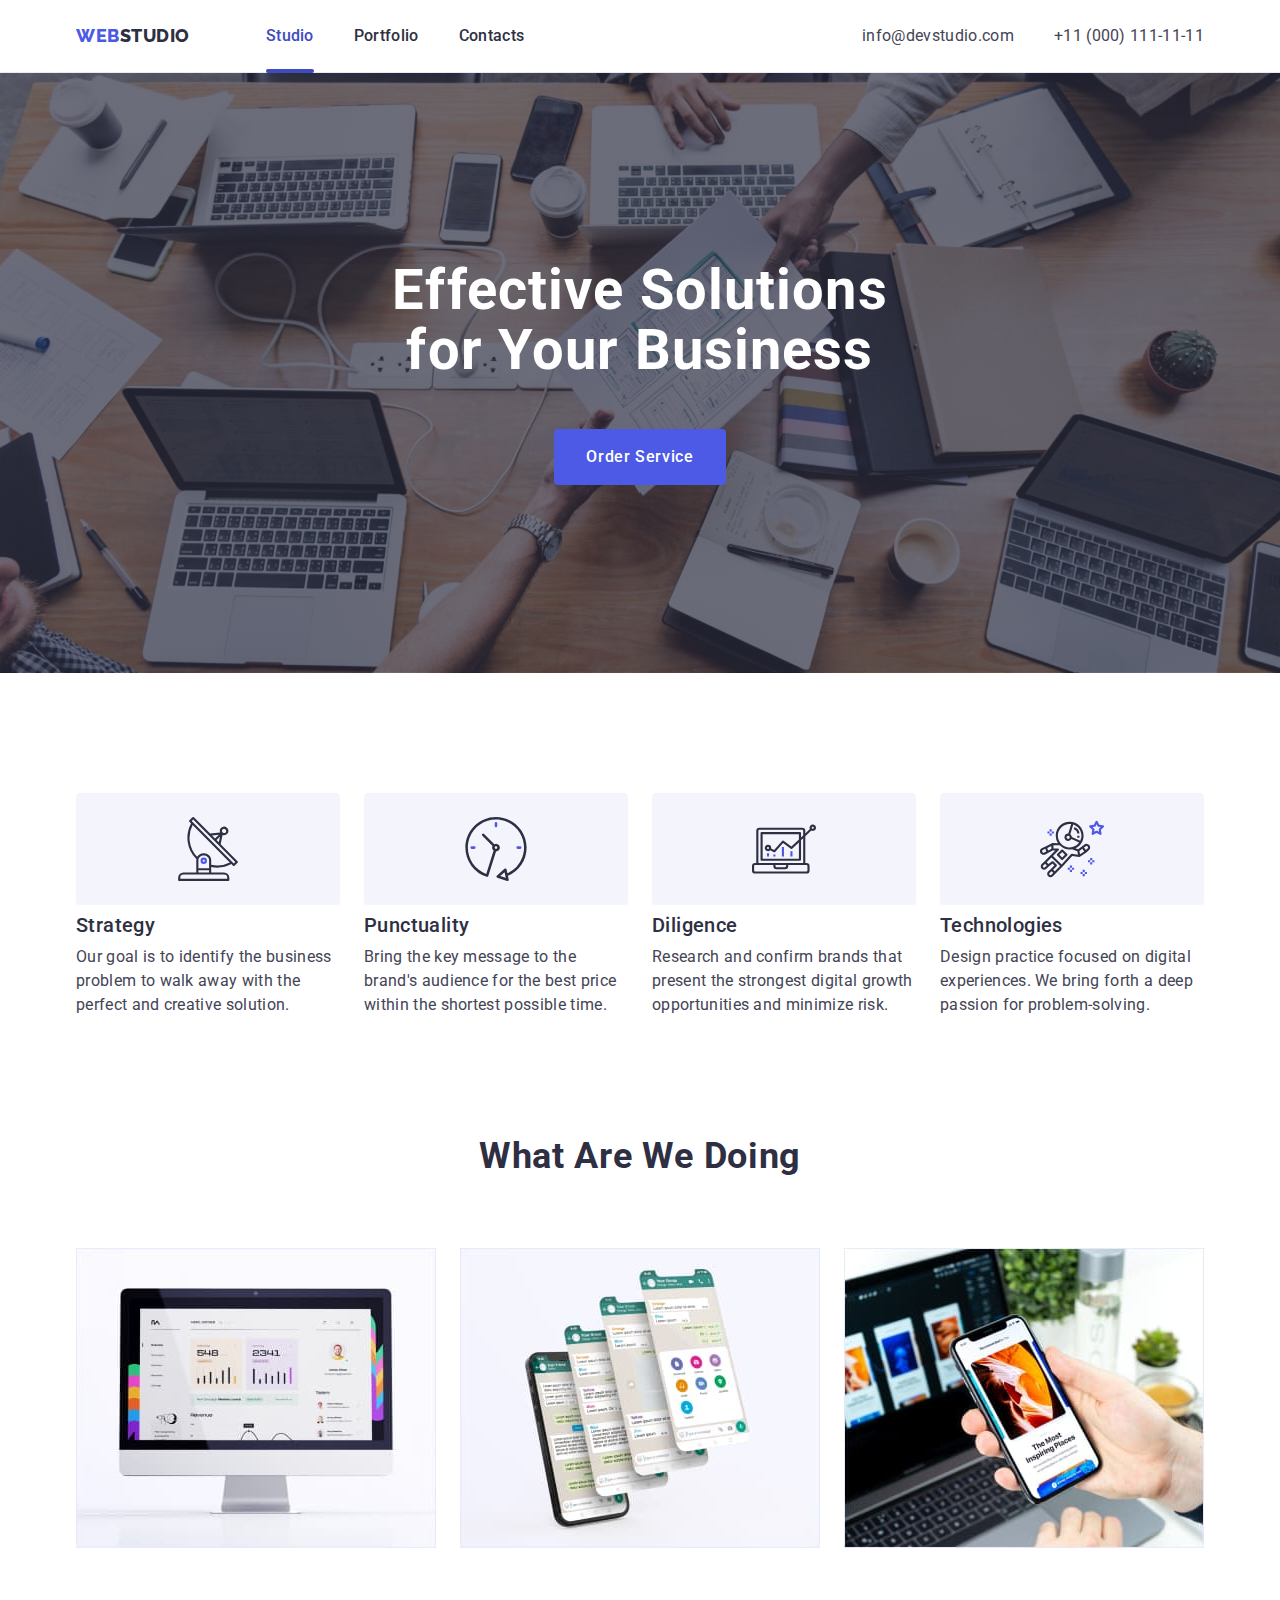
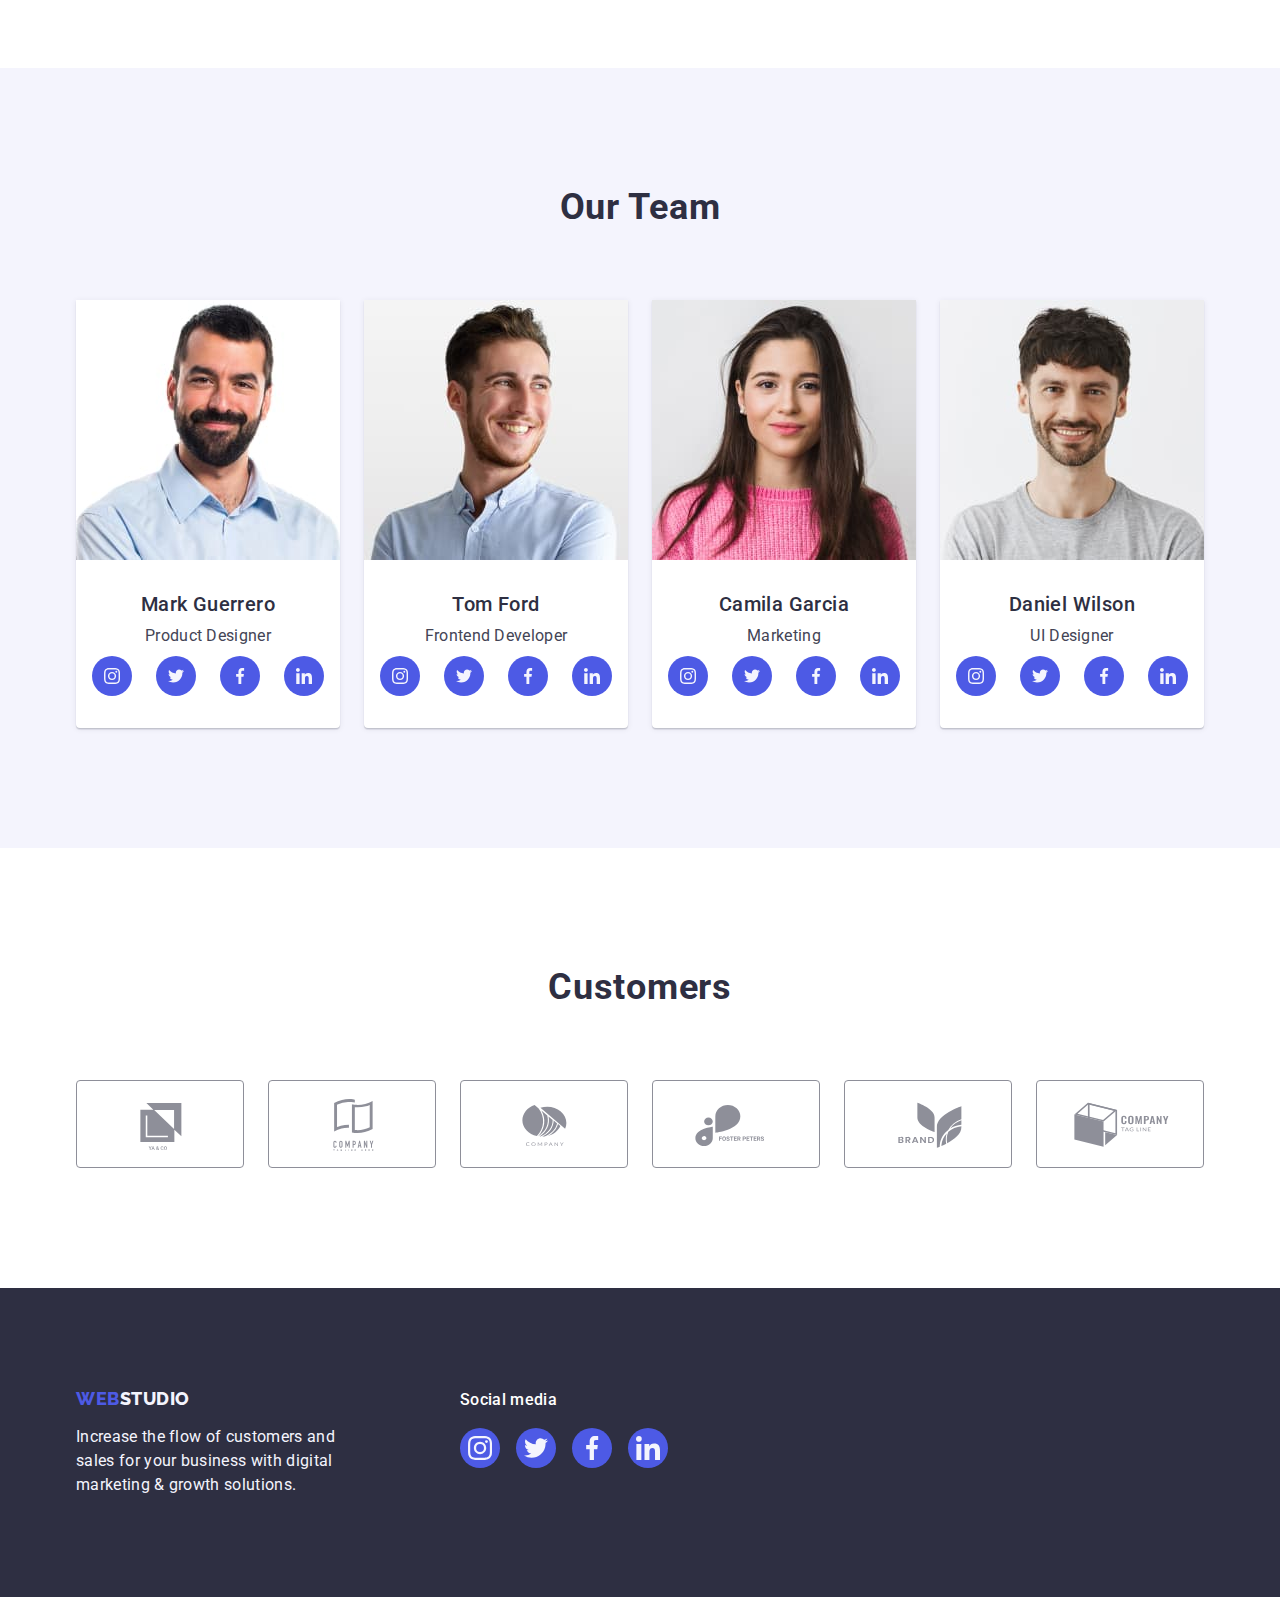
<file: index.html>
<!DOCTYPE html>
<html lang="en">
  <head>
    <meta charset="UTF-8" />
    <meta http-equiv="X-UA-Compatible" content="IE=edge" />
    <meta name="viewport" content="width=device-width, initial-scale=1.0" />
    <title>Web Studio</title>
    <link rel="preconnect" href="https://fonts.googleapis.com" />
    <link rel="preconnect" href="https://fonts.gstatic.com" crossorigin />
    <link
      href="https://fonts.googleapis.com/css2?family=Raleway:wght@800&family=Roboto:wght@400;500;700;900&display=swap"
      rel="stylesheet" />
    <link rel="stylesheet" href="https://cdn.jsdelivr.net/npm/modern-normalize@1.1.0/modern-normalize.min.css" />
    <link rel="stylesheet" href="./css/styles.css" />
  </head>
  <body>
    <!-- Header -->
    <header class="page-header">
      <div class="container">
        <!-- Navigation -->
        <nav class="navigation">
          <!-- Logotype -->
          <a class="link logotype" href="./index.html">Web<span class="logo-theme-light">Studio</span></a>
          <ul class="menu list">
            <li class="menu-item">
              <a class="menu-link link current" href="./index.html">Studio</a>
            </li>

            <li class="menu-item">
              <a class="menu-link link" href="./portfolio.html">Portfolio</a>
            </li>

            <li class="menu-item">
              <a class="menu-link link" href="">Contacts</a>
            </li>
          </ul>
        </nav>
        <!-- Contacts -->
        <address class="address">
          <ul class="contacts list">
            <li class="contact-item">
              <a class="contact-link link" href="mailto:info@devstudio.com">info@devstudio.com</a>
            </li>

            <li class="contact-item">
              <a class="contact-link link" href="tel:+110001111111">+11 (000) 111-11-11</a>
            </li>
          </ul>
        </address>
      </div>
    </header>
    <!-- Main content -->
    <main>
      <!-- Hero -->
      <section class="hero">
        <div class="container">
          <h1 class="hero-title">Effective Solutions for Your Business</h1>
          <button class="modal-btn" type="button" data-modal-open>Order Service</button>
        </div>
      </section>
      <!-- Our advantages -->
      <section class="advantages section">
        <div class="container">
          <h2 class="secondary-title visually-hidden">Our advantages</h2>
          <ul class="list">
            <li class="item">
              <div class="advantages-icon">
                <svg class="advantages-item-icon" width="64" height="64">
                  <use href="./images/icons.svg#icon-antenna"></use>
                </svg>
              </div>
              <h3 class="advantage-title">Strategy</h3>
              <p class="advantage-text">
                Our goal is to identify the business problem to walk away with the perfect and creative solution.
              </p>
            </li>

            <li class="item">
              <div class="advantages-icon">
                <svg class="advantages-item-icon" width="64" height="64">
                  <use href="./images/icons.svg#icon-clock"></use>
                </svg>
              </div>
              <h3 class="advantage-title">Punctuality</h3>
              <p class="advantage-text">
                Bring the key message to the brand's audience for the best price within the shortest possible time.
              </p>
            </li>

            <li class="item">
              <div class="advantages-icon">
                <svg class="advantages-item-icon" width="64" height="64">
                  <use href="./images/icons.svg#icon-diagram"></use>
                </svg>
              </div>
              <h3 class="advantage-title">Diligence</h3>
              <p class="advantage-text">
                Research and confirm brands that present the strongest digital growth opportunities and minimize risk.
              </p>
            </li>

            <li class="item">
              <div class="advantages-icon">
                <svg class="advantages-item-icon" width="64" height="64">
                  <use href="./images/icons.svg#icon-astronaut"></use>
                </svg>
              </div>
              <h3 class="advantage-title">Technologies</h3>
              <p class="advantage-text">
                Design practice focused on digital experiences. We bring forth a deep passion for problem-solving.
              </p>
            </li>
          </ul>
        </div>
      </section>
      <!-- What are we doing -->
      <section class="services section">
        <div class="container">
          <h2 class="secondary-title">What are we doing</h2>
          <ul class="list">
            <li class="item">
              <img src="./images/services/img-1.jpg" alt="Computer" width="360" height="300" />
            </li>

            <li class="item">
              <img src="./images/services/img-2.jpg" alt="Message on mobile phone" width="360" height="300" />
            </li>

            <li class="item">
              <img src="./images/services/img-3.jpg" alt="Mobile phone and laptop" width="360" height="300" />
            </li>
          </ul>
        </div>
      </section>

      <!-- Our team -->
      <section class="team section">
        <div class="container">
          <h2 class="secondary-title">Our Team</h2>
          <ul class="list">
            <li class="team-item">
              <img src="./images/our-team/mark-guerrero.jpg" alt="Mark Guerrero" width="264" height="260" />
              <div class="employees-card-content">
                <h3 class="photo-title">Mark Guerrero</h3>
                <p class="photo-description">Product Designer</p>
                <ul class="list social-list">
                  <li class="social-list-item">
                    <a class="link social-list-link" href="">
                      <svg class="social-list-icon" width="16" height="16">
                        <use href="./images/icons.svg#icon-instagram-1"></use>
                      </svg>
                    </a>
                  </li>
                  <li class="social-list-item">
                    <a class="link social-list-link" href="">
                      <svg class="social-list-icon" width="16" height="16">
                        <use href="./images/icons.svg#icon-twitter-1"></use>
                      </svg>
                    </a>
                  </li>
                  <li class="social-list-item">
                    <a class="link social-list-link" href="">
                      <svg class="social-list-icon" width="16" height="16">
                        <use href="./images/icons.svg#icon-facebook-1"></use>
                      </svg>
                    </a>
                  </li>
                  <li class="social-list-item">
                    <a class="link social-list-link" href="">
                      <svg class="social-list-icon" width="16" height="16">
                        <use href="./images/icons.svg#icon-linkedin-1"></use>
                      </svg>
                    </a>
                  </li>
                </ul>
              </div>
            </li>

            <li class="team-item">
              <img src="./images/our-team/tom-ford.jpg" alt="Tom Ford" width="264" height="260" />
              <div class="employees-card-content">
                <h3 class="photo-title">Tom Ford</h3>
                <p class="photo-description">Frontend Developer</p>
                <ul class="list social-list">
                  <li class="social-list-item">
                    <a class="link social-list-link" href="">
                      <svg class="social-list-icon" width="16" height="16">
                        <use href="./images/icons.svg#icon-instagram-1"></use>
                      </svg>
                    </a>
                  </li>
                  <li class="social-list-item">
                    <a class="link social-list-link" href="">
                      <svg class="social-list-icon" width="16" height="16">
                        <use href="./images/icons.svg#icon-twitter-1"></use>
                      </svg>
                    </a>
                  </li>
                  <li class="social-list-item">
                    <a class="link social-list-link" href="">
                      <svg class="social-list-icon" width="16" height="16">
                        <use href="./images/icons.svg#icon-facebook-1"></use>
                      </svg>
                    </a>
                  </li>
                  <li class="social-list-item">
                    <a class="link social-list-link" href="">
                      <svg class="social-list-icon" width="16" height="16">
                        <use href="./images/icons.svg#icon-linkedin-1"></use>
                      </svg>
                    </a>
                  </li>
                </ul>
              </div>
            </li>

            <li class="team-item">
              <img src="./images/our-team/camila-garcia.jpg" alt="Camila Garcia" width="264" height="260" />
              <div class="employees-card-content">
                <h3 class="photo-title">Camila Garcia</h3>
                <p class="photo-description">Marketing</p>
                <ul class="list social-list">
                  <li class="social-list-item">
                    <a class="link social-list-link" href="">
                      <svg class="social-list-icon" width="16" height="16">
                        <use href="./images/icons.svg#icon-instagram-1"></use>
                      </svg>
                    </a>
                  </li>
                  <li class="social-list-item">
                    <a class="link social-list-link" href="">
                      <svg class="social-list-icon" width="16" height="16">
                        <use href="./images/icons.svg#icon-twitter-1"></use>
                      </svg>
                    </a>
                  </li>
                  <li class="social-list-item">
                    <a class="link social-list-link" href="">
                      <svg class="social-list-icon" width="16" height="16">
                        <use href="./images/icons.svg#icon-facebook-1"></use>
                      </svg>
                    </a>
                  </li>
                  <li class="social-list-item">
                    <a class="link social-list-link" href="">
                      <svg class="social-list-icon" width="16" height="16">
                        <use href="./images/icons.svg#icon-linkedin-1"></use>
                      </svg>
                    </a>
                  </li>
                </ul>
              </div>
            </li>

            <li class="team-item">
              <img src="./images/our-team/daniel-wilson.jpg" alt="Daniel Wilson" width="264" height="260" />
              <div class="employees-card-content">
                <h3 class="photo-title">Daniel Wilson</h3>
                <p class="photo-description">UI Designer</p>
                <ul class="list social-list">
                  <li class="social-list-item">
                    <a class="link social-list-link" href="">
                      <svg class="social-list-icon" width="16" height="16">
                        <use href="./images/icons.svg#icon-instagram-1"></use>
                      </svg>
                    </a>
                  </li>
                  <li class="social-list-item">
                    <a class="link social-list-link" href="">
                      <svg class="social-list-icon" width="16" height="16">
                        <use href="./images/icons.svg#icon-twitter-1"></use>
                      </svg>
                    </a>
                  </li>
                  <li class="social-list-item">
                    <a class="link social-list-link" href="">
                      <svg class="social-list-icon" width="16" height="16">
                        <use href="./images/icons.svg#icon-facebook-1"></use>
                      </svg>
                    </a>
                  </li>
                  <li class="social-list-item">
                    <a class="link social-list-link" href="">
                      <svg class="social-list-icon" width="16" height="16">
                        <use href="./images/icons.svg#icon-linkedin-1"></use>
                      </svg>
                    </a>
                  </li>
                </ul>
              </div>
            </li>
          </ul>
        </div>
      </section>
      <!-- Customers -->
      <section class="customers section">
        <div class="container">
          <h2 class="secondary-title">Customers</h2>
          <ul class="list">
            <li class="customers-item">
              <a class="link customers-link" href="">
                <svg class="customers-icon" width="104" height="56">
                  <use href="./images/icons.svg#icon-client-1"></use>
                </svg>
              </a>
            </li>

            <li class="customers-item">
              <a class="link customers-link" href="">
                <svg class="customers-icon" width="104" height="56">
                  <use href="./images/icons.svg#icon-client-2"></use>
                </svg>
              </a>
            </li>

            <li class="customers-item">
              <a class="link customers-link" href="">
                <svg class="customers-icon" width="104" height="56">
                  <use href="./images/icons.svg#icon-client-3"></use>
                </svg>
              </a>
            </li>

            <li class="customers-item">
              <a class="link customers-link" href="">
                <svg class="customers-icon" width="104" height="56">
                  <use href="./images/icons.svg#icon-client-4"></use>
                </svg>
              </a>
            </li>

            <li class="customers-item">
              <a class="link customers-link" href="">
                <svg class="customers-icon" width="104" height="56">
                  <use href="./images/icons.svg#icon-client-5"></use>
                </svg>
              </a>
            </li>

            <li class="customers-item">
              <a class="link customers-link" href="">
                <svg class="customers-icon" width="104" height="56">
                  <use href="./images/icons.svg#icon-client-6"></use>
                </svg>
              </a>
            </li>
          </ul>
        </div>
      </section>
    </main>

    <!-- Footer -->
    <footer class="page-footer">
      <div class="container">
        <div class="block-1">
          <!-- Logotype -->
          <a class="link logotype" href="./index.html">Web<span class="logo-theme-dark">Studio</span></a>
          <p class="footer-text">
            Increase the flow of customers and sales for your business with digital marketing & growth solutions.
          </p>
        </div>
        <div>
          <p class="social-media">Social media</p>
          <ul class="list social-list">
            <li class="social-list-item">
              <a class="link social-list-link" href="">
                <svg class="social-list-icon" width="24" height="24">
                  <use href="./images/icons.svg#icon-instagram-1"></use>
                </svg>
              </a>
            </li>
            <li class="social-list-item">
              <a class="link social-list-link" href="">
                <svg class="social-list-icon" width="24" height="24">
                  <use href="./images/icons.svg#icon-twitter-1"></use>
                </svg>
              </a>
            </li>
            <li class="social-list-item">
              <a class="link social-list-link" href="">
                <svg class="social-list-icon" width="24" height="24">
                  <use href="./images/icons.svg#icon-facebook-1"></use>
                </svg>
              </a>
            </li>
            <li class="social-list-item">
              <a class="link social-list-link" href="">
                <svg class="social-list-icon" width="24" height="24">
                  <use href="./images/icons.svg#icon-linkedin-1"></use>
                </svg>
              </a>
            </li>
          </ul>
        </div>
      </div>
    </footer>
    <div class="backdrop is-hidden" data-modal>
      <div class="modal">
        <button class="modal-close-btn" type="button" data-modal-close>
          <svg class="close-icon" width="8" height="8">
            <use href="./images/icons.svg#icon-close"></use>
          </svg>
        </button>
      </div>
    </div>
    <script src="./js/modal.js"></script>
  </body>
</html>
</file>
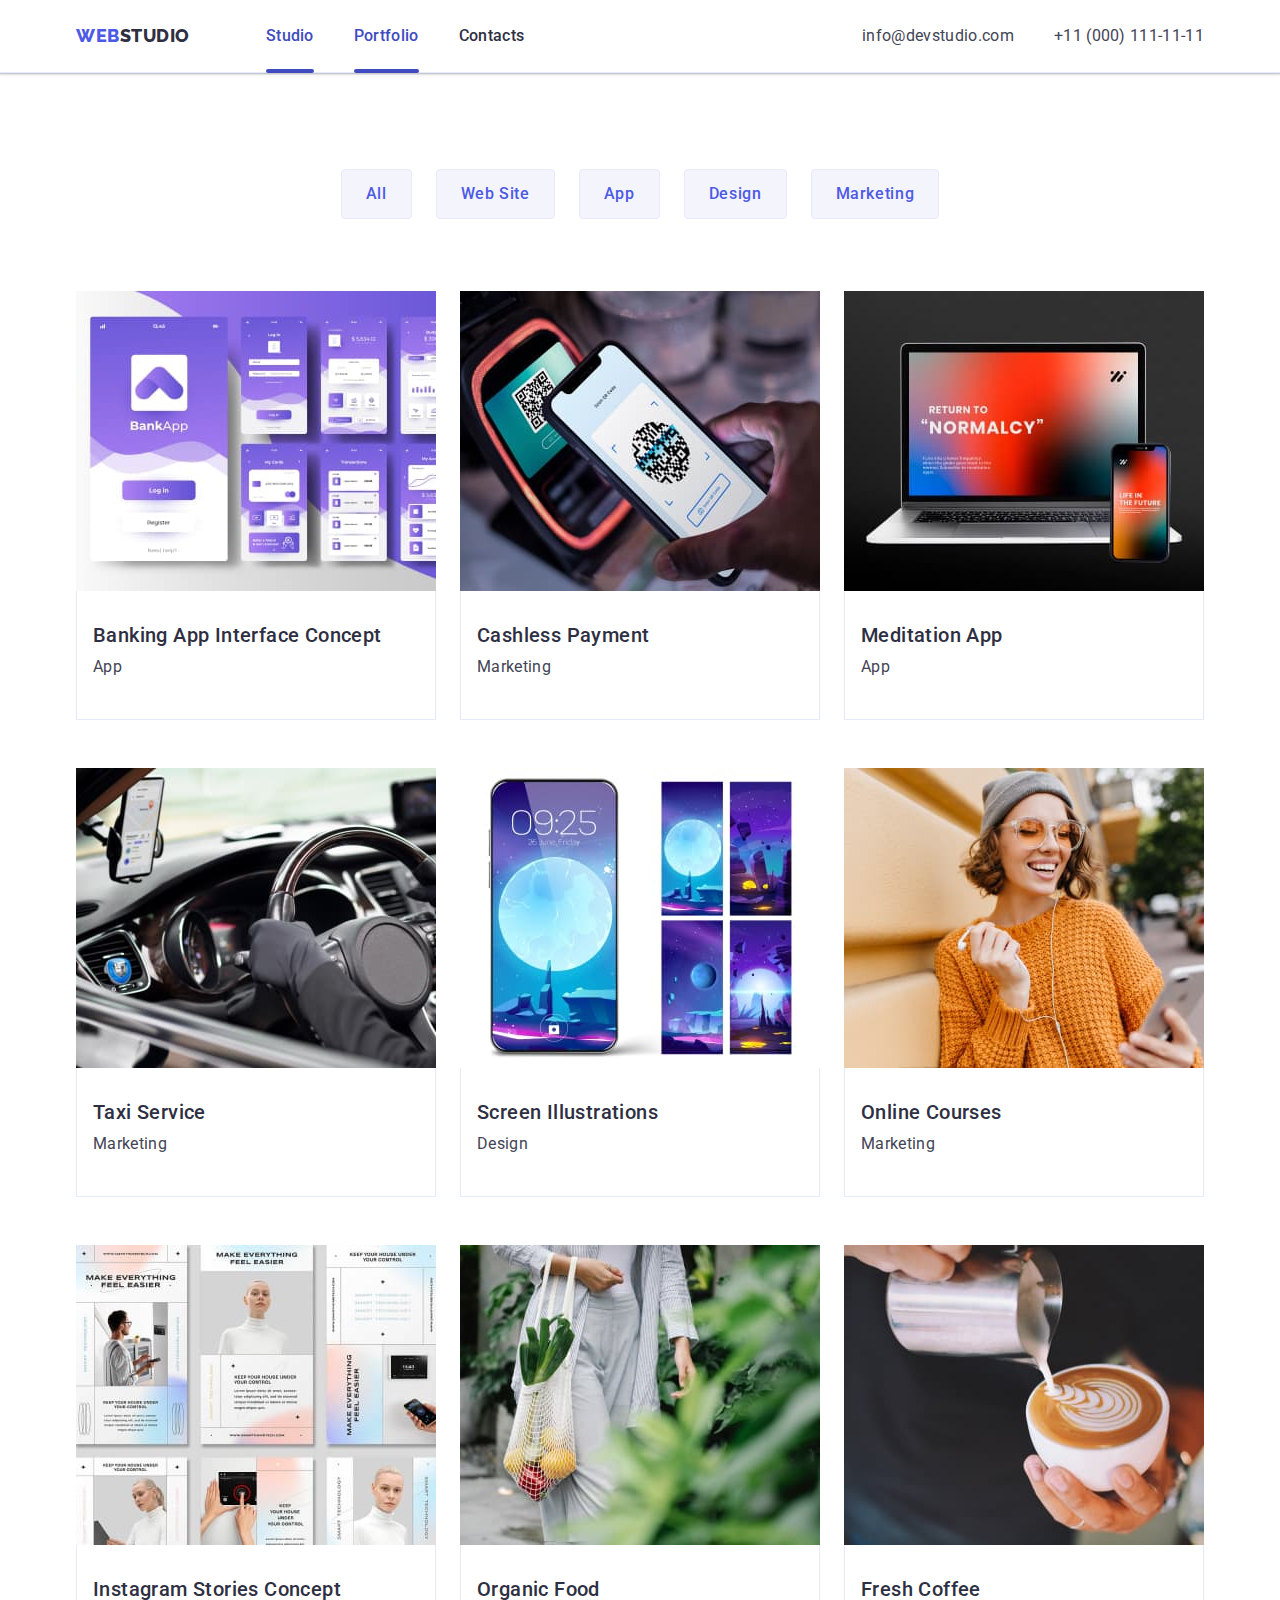
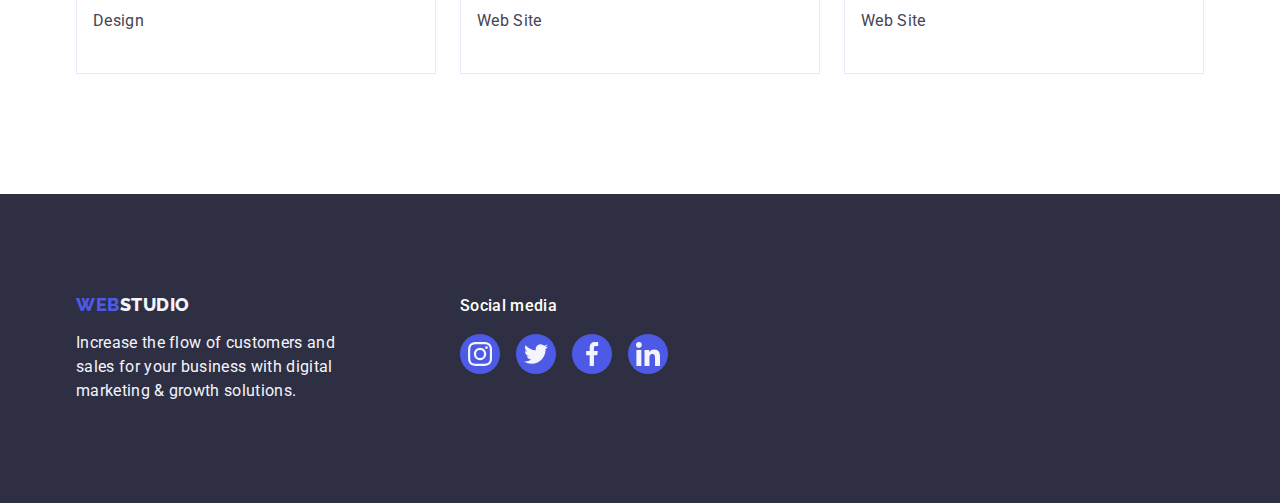
<file: portfolio.html>
<!DOCTYPE html>
<html lang="en">
  <head>
    <meta charset="UTF-8" />
    <meta http-equiv="X-UA-Compatible" content="IE=edge" />
    <meta name="viewport" content="width=device-width, initial-scale=1.0" />
    <title>Portfolio</title>
    <link rel="preconnect" href="https://fonts.googleapis.com" />
    <link rel="preconnect" href="https://fonts.gstatic.com" crossorigin />
    <link
      href="https://fonts.googleapis.com/css2?family=Raleway:wght@800&family=Roboto:wght@400;500;700;900&display=swap"
      rel="stylesheet" />
    <link rel="stylesheet" href="https://cdn.jsdelivr.net/npm/modern-normalize@1.1.0/modern-normalize.min.css" />
    <link rel="stylesheet" href="./css/styles.css" />
  </head>
  <body>
    <!-- Header -->
    <header class="page-header">
      <div class="container">
        <!-- Navigation -->
        <nav class="navigation">
          <!-- Logotype -->
          <a class="link logotype" href="./index.html">Web<span class="logo-theme-light">Studio</span></a>
          <ul class="menu list">
            <li class="menu-item">
              <a class="menu-link link current" href="./index.html">Studio</a>
            </li>

            <li class="menu-item">
              <a class="menu-link link current" href="./portfolio.html">Portfolio</a>
            </li>

            <li class="menu-item">
              <a class="menu-link link" href="">Contacts</a>
            </li>
          </ul>
        </nav>
        <!-- Contacts -->
        <address class="address">
          <ul class="contacts list">
            <li class="contact-item">
              <a class="contact-link link" href="mailto:info@devstudio.com">info@devstudio.com</a>
            </li>

            <li class="contact-item">
              <a class="contact-link link" href="tel:+110001111111">+11 (000) 111-11-11</a>
            </li>
          </ul>
        </address>
      </div>
    </header>
    <main>
      <section class="filter">
        <div class="container">
          <h1 class="visually-hidden">Portfolio</h1>
          <!-- Filter -->
          <ul class="list filter-list">
            <li class="filter-item"><button class="filter-btn" type="button">All</button></li>
            <li class="filter-item"><button class="filter-btn" type="button">Web Site</button></li>
            <li class="filter-item"><button class="filter-btn" type="button">App</button></li>
            <li class="filter-item"><button class="filter-btn" type="button">Design</button></li>
            <li class="filter-item"><button class="filter-btn" type="button">Marketing</button></li>
          </ul>
          <ul class="list card-set">
            <li class="card-item">
              <a class="link card-item-link" href="">
                <div class="filter-card-wraper">
                  <img src="./images/portfolio/img-1.jpg" alt="Software" width="360" height="300" />
                  <p class="filter-card-overlay">
                    14 Stylish and User-Friendly App Design Concepts · Task Manager App · Calorie Tracker App · Exotic
                    Fruit Ecommerce App · Cloud Storage App
                  </p>
                </div>
                <div class="card-content">
                  <h2 class="photo-title">Banking App Interface Concept</h2>
                  <p class="photo-description">App</p>
                </div>
              </a>
            </li>

            <li class="card-item">
              <a class="link card-item-link" href="">
                <div class="filter-card-wraper">
                  <img src="./images/portfolio/img-2.jpg" alt="Payments by phone" width="360" height="300" />
                  <p class="filter-card-overlay">
                    14 Stylish and User-Friendly App Design Concepts · Task Manager App · Calorie Tracker App · Exotic
                    Fruit Ecommerce App · Cloud Storage App
                  </p>
                </div>
                <div class="card-content">
                  <h2 class="photo-title">Cashless Payment</h2>
                  <p class="photo-description">Marketing</p>
                </div>
              </a>
            </li>

            <li class="card-item">
              <a class="link card-item-link" href="">
                <div class="filter-card-wraper">
                  <img src="./images/portfolio/img-3.jpg" alt="Laptop and phone" width="360" height="300" />
                  <p class="filter-card-overlay">
                    14 Stylish and User-Friendly App Design Concepts · Task Manager App · Calorie Tracker App · Exotic
                    Fruit Ecommerce App · Cloud Storage App
                  </p>
                </div>
                <div class="card-content">
                  <h2 class="photo-title">Meditation App</h2>
                  <p class="photo-description">App</p>
                </div>
              </a>
            </li>

            <li class="card-item">
              <a class="link card-item-link" href="">
                <div class="filter-card-wraper">
                  <img src="./images/portfolio/img-4.jpg" alt="Car interior" width="360" height="300" />
                  <p class="filter-card-overlay">
                    14 Stylish and User-Friendly App Design Concepts · Task Manager App · Calorie Tracker App · Exotic
                    Fruit Ecommerce App · Cloud Storage App
                  </p>
                </div>
                <div class="card-content">
                  <h2 class="photo-title">Taxi Service</h2>
                  <p class="photo-description">Marketing</p>
                </div>
              </a>
            </li>

            <li class="card-item">
              <a class="link card-item-link" href="">
                <div class="filter-card-wraper">
                  <img src="./images/portfolio/img-5.jpg" alt="Screen illustrations" width="360" height="300" />
                  <p class="filter-card-overlay">
                    14 Stylish and User-Friendly App Design Concepts · Task Manager App · Calorie Tracker App · Exotic
                    Fruit Ecommerce App · Cloud Storage App
                  </p>
                </div>
                <div class="card-content">
                  <h2 class="photo-title">Screen Illustrations</h2>
                  <p class="photo-description">Design</p>
                </div>
              </a>
            </li>

            <li class="card-item">
              <a class="link card-item-link" href="">
                <div class="filter-card-wraper">
                  <img src="./images/portfolio/img-6.jpg" alt="A girl with a mobile phone" width="360" height="300" />
                  <p class="filter-card-overlay">
                    14 Stylish and User-Friendly App Design Concepts · Task Manager App · Calorie Tracker App · Exotic
                    Fruit Ecommerce App · Cloud Storage App
                  </p>
                </div>
                <div class="card-content">
                  <h2 class="photo-title">Online Courses</h2>
                  <p class="photo-description">Marketing</p>
                </div>
              </a>
            </li>

            <li class="card-item">
              <a class="link card-item-link" href="">
                <div class="filter-card-wraper">
                  <img src="./images/portfolio/img-7.jpg" alt="Instagram stories concept" width="360" height="300" />
                  <p class="filter-card-overlay">
                    14 Stylish and User-Friendly App Design Concepts · Task Manager App · Calorie Tracker App · Exotic
                    Fruit Ecommerce App · Cloud Storage App
                  </p>
                </div>
                <div class="card-content">
                  <h2 class="photo-title">Instagram Stories Concept</h2>
                  <p class="photo-description">Design</p>
                </div>
              </a>
            </li>

            <li class="card-item">
              <a class="link card-item-link" href="">
                <div class="filter-card-wraper">
                  <img src="./images/portfolio/img-8.jpg" alt="Organic products" width="360" height="300" />
                  <p class="filter-card-overlay">
                    14 Stylish and User-Friendly App Design Concepts · Task Manager App · Calorie Tracker App · Exotic
                    Fruit Ecommerce App · Cloud Storage App
                  </p>
                </div>
                <div class="card-content">
                  <h2 class="photo-title">Organic Food</h2>
                  <p class="photo-description">Web Site</p>
                </div>
              </a>
            </li>

            <li class="card-item">
              <a class="link card-item-link" href="">
                <div class="filter-card-wraper">
                  <img src="./images/portfolio/img-9.jpg" alt="Making coffee" width="360" height="300" />
                  <p class="filter-card-overlay">
                    14 Stylish and User-Friendly App Design Concepts · Task Manager App · Calorie Tracker App · Exotic
                    Fruit Ecommerce App · Cloud Storage App
                  </p>
                </div>
                <div class="card-content">
                  <h2 class="photo-title">Fresh Coffee</h2>
                  <p class="photo-description">Web Site</p>
                </div>
              </a>
            </li>
          </ul>
        </div>
      </section>
    </main>

    <!-- Footer -->
    <footer class="page-footer">
      <div class="container">
        <div class="block-1">
          <!-- Logotype -->
          <a class="link logotype" href="./index.html">Web<span class="logo-theme-dark">Studio</span></a>
          <p class="footer-text">
            Increase the flow of customers and sales for your business with digital marketing & growth solutions.
          </p>
        </div>
        <div>
          <p class="social-media">Social media</p>
          <ul class="list social-list">
            <li class="social-list-item">
              <a class="link social-list-link" href="">
                <svg class="social-list-icon" width="24" height="24">
                  <use href="./images/icons.svg#icon-instagram-1"></use>
                </svg>
              </a>
            </li>
            <li class="social-list-item">
              <a class="link social-list-link" href="">
                <svg class="social-list-icon" width="24" height="24">
                  <use href="./images/icons.svg#icon-twitter-1"></use>
                </svg>
              </a>
            </li>
            <li class="social-list-item">
              <a class="link social-list-link" href="">
                <svg class="social-list-icon" width="24" height="24">
                  <use href="./images/icons.svg#icon-facebook-1"></use>
                </svg>
              </a>
            </li>
            <li class="social-list-item">
              <a class="link social-list-link" href="">
                <svg class="social-list-icon" width="24" height="24">
                  <use href="./images/icons.svg#icon-linkedin-1"></use>
                </svg>
              </a>
            </li>
          </ul>
        </div>
      </div>
    </footer>
  </body>
</html>
</file>
<file: css/styles.css>
:root {
  /* Color */
  --primary-text-color-theme-light: #434455;
  --secondary-text-color-theme-light: #2e2f42;
  --primary-text-color-theme-dark: #ffffff;
  --secondary-text-color-theme-dark: #f4f4fd;
  --logo-color: #4d5ae5;
  --accent-color: #404bbf;
  --accent-color-footer: #31d0aa;
  --batton-background-theme-dark: #4d5ae5;
  --batton-background-accent: #404bbf;
  --customers-icon-color: #8e8f99;
  --timing-function: cubic-bezier(0.4, 0, 0.2, 1);
}

h1,
h2,
h3,
h4,
p,
ul {
  margin-top: 0;
  margin-bottom: 0;
}

ul {
  padding-left: 0;
}

img {
  display: block;
}

.list {
  list-style: none;
}

.link {
  text-decoration: none;
}

body {
  background-color: #ffffff;
  font-family: "Roboto", sans-serif;
  font-size: 16px;
  line-height: 1.5;
  letter-spacing: 0.02em;
  color: var(--primary-text-color-theme-light);
}

.container {
  width: 1158px;
  margin: 0 auto;
  padding: 0 15px;
}

/* ==================================COMPONENTS=============================== */

.secondary-title {
  margin-bottom: 72px;
  font-size: 36px;
  line-height: 1.1;
  text-align: center;
  text-transform: capitalize;
  letter-spacing: 0.02em;
  color: var(--secondary-text-color-theme-light);
}

.photo-title {
  font-weight: 500;
  font-size: 20px;
  line-height: 1.2;
  letter-spacing: 0.02em;
  color: var(--secondary-text-color-theme-light);
}

.photo-description {
  font-weight: 400;
  font-size: 16px;
  color: var(--primary-text-color-theme-light);
  margin-bottom: 8px;
}

.section {
  padding-bottom: 120px;
}

.section:not(:nth-child(-2n + 3)) {
  padding-top: 120px;
}

.social-list {
  display: flex;
  justify-content: center;
  gap: 24px;
}

.social-list-link {
  display: flex;
  justify-content: center;
  align-items: center;
  width: 40px;
  height: 40px;
  background-color: var(--batton-background-theme-dark);
  border-radius: 50%;

  transition: background-color 250ms var(--timing-function);
}

.visually-hidden {
  position: absolute;
  width: 1px;
  height: 1px;
  margin: -1px;
  border: 0;
  padding: 0;

  white-space: nowrap;
  clip-path: inset(100%);
  clip: rect(0 0 0 0);
  overflow: hidden;
}

/* ==================================/COMPONENTS=============================== */

/* ==================================HEADER=============================== */

.page-header {
  border-bottom: 1px solid #e7e9fc;
  box-shadow: 0px 2px 1px rgba(46, 47, 66, 0.08), 0px 1px 1px rgba(46, 47, 66, 0.16), 0px 1px 6px rgba(46, 47, 66, 0.08);
}

.page-header .container {
  display: flex;
  align-items: center;
  justify-content: space-between;
}

.navigation {
  display: flex;
  align-items: center;
}

/* Logotype */
.logotype {
  margin-right: 76px;
  font-family: "Raleway", sans-serif;
  font-weight: 800;
  font-size: 18px;
  line-height: 1.17;
  letter-spacing: 0.03em;
  text-transform: uppercase;
  color: var(--logo-color);
}

.logo-theme-light {
  color: var(--secondary-text-color-theme-light);
}

.logo-theme-dark {
  color: var(--secondary-text-color-theme-dark);
}

.menu {
  display: flex;
}

.menu-item:not(:last-child) {
  margin-right: 40px;
}

.menu-link {
  display: inline-block;
  font-weight: 500;
  color: var(--secondary-text-color-theme-light);
  padding-top: 24px;
  padding-bottom: 24px;

  transition: color 250ms var(--timing-function);
}

.menu-link:hover,
.menu-link:focus {
  color: var(--accent-color);
}

/* Акцент на посилання на активну сторінку */
.menu .current {
  position: relative;
  color: var(--accent-color);
}

.menu .current::after {
  position: absolute;
  bottom: -1px;
  content: "";
  display: block;
  width: 100%;
  height: 4px;
  border-radius: 2px;
  background-color: var(--accent-color);
}

/* Contacts */

.address {
  font-style: normal;
}

.contacts {
  display: flex;
  gap: 40px;
}

.contact-link {
  font-style: normal;
  font-weight: 400;
  color: var(--primary-text-color-theme-light);

  transition: color 250ms var(--timing-function);
}

.contact-link:hover,
.contact-link:focus {
  color: var(--accent-color);
}

/* ==================================/HEADER=============================== */

/* ====================================HERO================================ */

.hero {
  background-color: var(--secondary-text-color-theme-light);
  background-image: linear-gradient(rgba(46, 47, 66, 0.7), rgba(46, 47, 66, 0.7)), url(../images/img-name.jpg);
  background-repeat: no-repeat;
  background-position: center;
  background-size: cover;
  /* background-size: 1440px, auto; */
  margin-left: auto;
  margin-right: auto;
  max-width: 1440px;
  text-align: center;
  padding: 188px 0;
}

.hero-title {
  font-size: 56px;
  line-height: 1.07;
  color: var(--primary-text-color-theme-dark);
  letter-spacing: 0.02em;
  margin: 0 auto 48px;
  max-width: 496px;
}

/* Button */
.modal-btn {
  display: block;
  margin: 0 auto;
  border-radius: 4px;
  padding: 16px 32px;
  min-width: 169px;
  border: none;
  font-family: inherit;
  font-weight: 500;
  font-size: 16px;
  line-height: 1.5;
  letter-spacing: 0.04em;
  color: var(--primary-text-color-theme-dark);
  background-color: var(--batton-background-theme-dark);
  cursor: pointer;
  text-align: center;

  transition: background-color 250ms var(--timing-function);
}

.modal-btn:hover,
.modal-btn:focus {
  background-color: var(--batton-background-accent);
}

/* Backdrop */
.backdrop {
  position: fixed;
  top: 0;
  left: 0;
  width: 100%;
  height: 100%;
  /* z-index: ; */
  background-color: rgba(46, 47, 66, 0.4);
  opacity: 1;
  transition: opacity 250ms var(--timing-function), visibility 250ms var(--timing-function);
}

.backdrop.is-hidden {
  opacity: 0;
  pointer-events: none;
  visibility: hidden;
  /* opacity - приховує елемент , visibility - забирає з потоку. */
}


/* Modal window */
.modal {
  position: absolute;
  top: 50%;
  left: 50%;
  transform: translate(-50%, -50%) scale(1);
  /* opacity: 1; */
  /* min-height: 584px; */
  min-height: 576px;
  min-width: 408px;
  background-color: #fcfcfc;
  box-shadow: 0px 1px 1px rgba(0, 0, 0, 0.14), 0px 1px 3px rgba(0, 0, 0, 0.12), 0px 2px 1px rgba(0, 0, 0, 0.2);
  border-radius: 4px;
  transition: transform 250ms var(--timing-function);
  /* , opacity 250ms var(--timing-function) */
}

.backdrop.is-hidden .modal {
  transform: translate(-50%, -50%) scale(0.9);
  /* opacity: 0; */
}

.modal-close-btn {
  display: flex;
  justify-content: center;
  align-items: center;
  position: absolute;
  top: 24px;
  right: 24px;
  width: 24px;
  height: 24px;
  padding: 0;
  cursor: pointer;
  background-color: #e7e9fc;
  border: 1px solid rgba(0, 0, 0, 0.1);
  border-radius: 50%;
  transition: background-color 250ms var(--timing-function), border 250ms var(--timing-function);
 }

.modal-close-btn:hover,
.modal-close-btn:focus {
  background-color: var(--accent-color);
  /* border: 1px solid transparent; */
  border: none;
}

.close-icon {
  fill: currentColor;
  transition: fill 250ms var(--timing-function);
}

.modal-close-btn:hover .close-icon,
.modal-close-btn:focus .close-icon {
  fill: var(--primary-text-color-theme-dark);
}


/* ====================================/HERO================================ */

/* ================================OUR ADVANTAGES============================ */

.advantage-title {
  margin-bottom: 8px;
  font-weight: 500;
  font-size: 20px;
  line-height: 1.2;
  letter-spacing: 0.02em;
  color: var(--secondary-text-color-theme-light);
}

.advantage-text {
  color: var(--primary-text-color-theme-light);
}

.advantages .list {
  display: flex;
}

.advantages .item {
  flex-basis: calc((100% - 3 * 24px) / 4);
}

.advantages .item:not(:last-child) {
  margin-right: 24px;
}

.advantages-icon {
  display: flex;
  width: 264px;
  height: 112px;
  justify-content: center;
  align-items: center;
  background-color: var(--secondary-text-color-theme-dark);
  border-radius: 4px;
  margin-bottom: 8px;
}

/* ================================/OUR ADVANTAGES============================ */

/* ===============================WHAT ARE WE DOING=========================== */

.services .list {
  display: flex;
}

.services .item:not(:last-child) {
  margin-right: 24px;
}

/* ==============================/WHAT ARE WE DOING=========================== */

/* ====================================OUR TEAM=============================== */

.team {
  background-color: #f4f4fd;
}

.team-item {
  background-color: #ffffff;
  border-radius: 0px 0px 4px 4px;
  box-shadow: 0px 1px 6px rgba(46, 47, 66, 0.08), 0px 1px 1px rgba(46, 47, 66, 0.16), 0px 2px 1px rgba(46, 47, 66, 0.08);
}

.team .list {
  display: flex;
}

.team-item:not(:last-child) {
  margin-right: 24px;
}

.team .photo-title {
  margin-bottom: 8px;
}

.employees-card-content {
  padding: 32px 0;
  text-align: center;
  border-radius: 0px 0px 4px 4px;
}

.team .social-list-link:hover,
.team .social-list-link:focus {
  background-color: var(--accent-color);
}

.social-list-icon {
  fill: var(--secondary-text-color-theme-dark);
}

/* ===================================/OUR TEAM=============================== */

/* ==================================CUSTOMERS=============================== */
.customers .list {
  display: flex;
  gap: 24px;
  justify-content: space-between;
}

.customers-link {
  display: flex;
  justify-content: center;
  align-items: center;
  width: 168px;
  height: 88px;
  color: var(--customers-icon-color);
  border: 1px solid var(--customers-icon-color);
  border-radius: 4px;

  transition-property: border-color, color;
  transition-duration: 250ms;
  transition-timing-function: var(--timing-function);
}

.customers-link:hover,
.customers-link:focus {
  color: var(--accent-color);
  border-color: var(--accent-color);
}

.customers-icon {
  fill: currentColor;
}

/* ==================================/CUSTOMERS=============================== */

/* =====================================FOOTER================================ */

.page-footer {
  background-color: var(--secondary-text-color-theme-light);
  padding-top: 100px;
  padding-bottom: 100px;
}

.footer-text {
  color: var(--secondary-text-color-theme-dark);
  width: 264px;
}

.page-footer .logotype {
  display: inline-block;
  margin-bottom: 16px;
}

.page-footer .container {
  display: flex;
  align-items: baseline;
}

.block-1 {
  margin-right: 120px;
}

.social-media {
  font-weight: 500;
  font-size: 16px;
  line-height: 1.5;
  letter-spacing: 0.02em;
  color: var(--primary-text-color-theme-dark);
  margin-bottom: 16px;
}

.page-footer .social-list {
  gap: 16px;
}

.page-footer .social-list-link:hover,
.page-footer .social-list-link:focus {
  background-color: var(--accent-color-footer);
}

/* =====================================/FOOTER================================ */

/* =====================================FILTER================================ */

.filter {
  padding-top: 96px;
  padding-bottom: 120px;
}

.filter-list {
  display: flex;
  justify-content: center;
  margin-bottom: 72px;
}

.filter-item:not(:last-child) {
  margin-right: 24px;
}

.filter-btn {
  font-family: inherit;
  font-style: normal;
  font-weight: 500;
  font-size: 16px;
  line-height: 1.5;
  letter-spacing: 0.04em;
  color: var(--logo-color);
  background-color: var(--secondary-text-color-theme-dark);
  padding: 12px 24px;
  border: 1px solid #e7e9fc;
  border-radius: 4px;
  cursor: pointer;
  transition: color 250ms var(--timing-function), background-color 250ms var(--timing-function),
    border-color 250ms var(--timing-function), box-shadow 250ms var(--timing-function);
}

.filter-btn:hover,
.filter-btn:focus {
  color: var(--primary-text-color-theme-dark);
  background-color: var(--accent-color);
  box-shadow: 0px 3px 1px rgba(0, 0, 0, 0.1), 0px 2px 1px rgba(0, 0, 0, 0.08), 0px 2px 2px rgba(0, 0, 0, 0.12);
  border: 1px solid transparent;
}

.filter .card-set {
  display: flex;
  flex-wrap: wrap;
  column-gap: 24px;
  row-gap: 48px;
}

.filter .card-item {
  width: calc((100% - 48px) / 3);
}

.filter .card-item-link {
  display: block;

  transition: box-shadow 250ms var(--timing-function);
}

.filter .card-item-link:hover,
.filter .card-item-link:focus {
  box-shadow: 0px 1px 6px rgba(46, 47, 66, 0.08), 0px 1px 1px rgba(46, 47, 66, 0.16), 0px 2px 1px rgba(46, 47, 66, 0.08);
}

.filter .card-content {
  padding: 32px 16px;
  border: 1px solid #e7e9fc;
  border-top: none;
}

.filter .photo-title {
  margin-bottom: 8px;
}

/* Overlay */

.filter-card-wraper {
  position: relative;
  overflow: hidden;
}

.filter-card-overlay {
  position: absolute;
  top: 0;
  left: 0;
  transform: translateY(100%);
  width: 100%;
  height: 100%;
  transition: transform 250ms var(--timing-function);
  overflow: auto;

  font-weight: 400;
  font-size: 16px;
  line-height: 1.5;
  letter-spacing: 0.02em;
  color: var(--secondary-text-color-theme-dark);
  background-color: var(--logo-color);
  padding: 40px 32px;
}

.card-item-link:hover .filter-card-overlay,
.card-item-link:focus .filter-card-overlay {
  transform: translateY(0);
}

/* =====================================/FILTER================================ */
</file>
